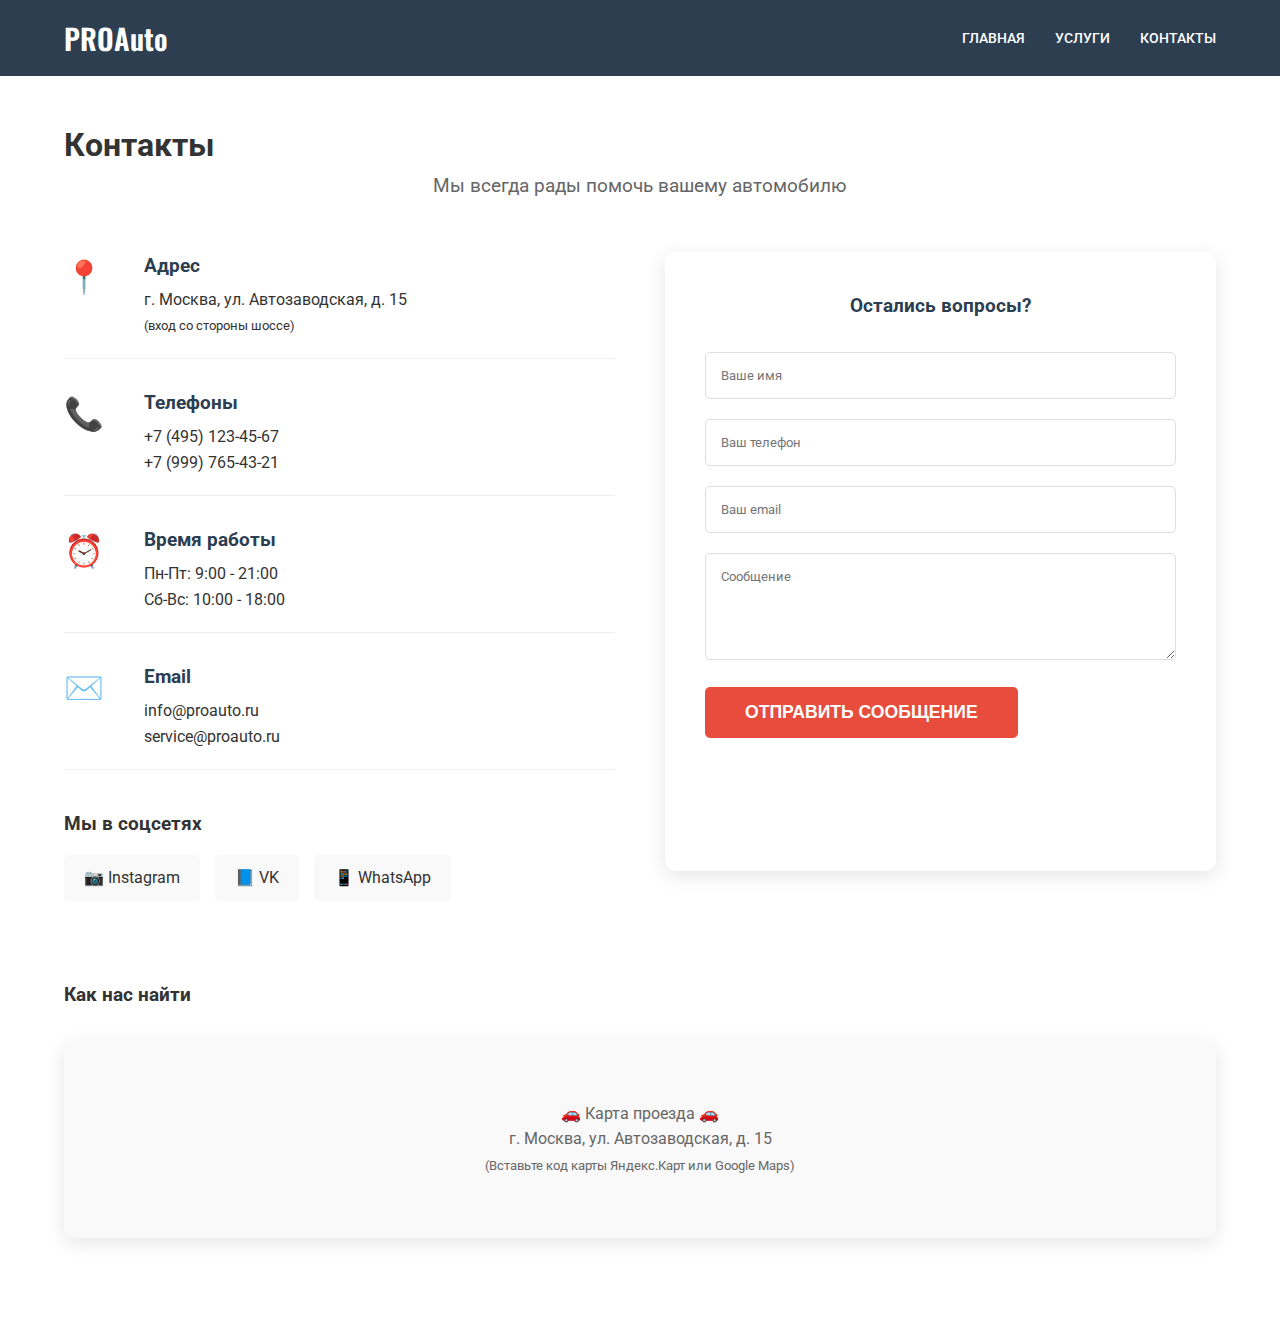
<file: contacts.html>
<!DOCTYPE html>
<html lang="ru">
<head>
    <meta charset="UTF-8">
    <meta name="viewport" content="width=device-width, initial-scale=1.0">
    <title>Контакты | PROAutoService</title>
    <link rel="stylesheet" href="style.css">
    <link href="https://fonts.googleapis.com/css2?family=Oswald:wght@400;500;600&family=Roboto:wght@300;400;500&display=swap" rel="stylesheet">
</head>
<body>
    <header class="header">
        <nav class="nav container">
            <a href="index.html" class="logo">PROAuto</a>
            <ul class="nav-menu">
                <li><a href="index.html">Главная</a></li>
                <li><a href="services.html">Услуги</a></li>
                <li><a href="contacts.html">Контакты</a></li>
            </ul>
            <div class="hamburger" id="hamburger">
                <span></span>
                <span></span>
                <span></span>
            </div>
        </nav>
    </header>

    <section class="contacts-page">
        <div class="container">
            <h1>Контакты</h1>
            <p class="page-subtitle">Мы всегда рады помочь вашему автомобилю</p>

            <div class="contacts-grid">
                <!-- Контактная информация -->
                <div class="contact-info">
                    <div class="contact-item">
                        <div class="contact-icon">📍</div>
                        <div>
                            <h3>Адрес</h3>
                            <p>г. Москва, ул. Автозаводская, д. 15<br>
                            <small>(вход со стороны шоссе)</small></p>
                        </div>
                    </div>

                    <div class="contact-item">
                        <div class="contact-icon">📞</div>
                        <div>
                            <h3>Телефоны</h3>
                            <p>+7 (495) 123-45-67<br>
                            +7 (999) 765-43-21</p>
                        </div>
                    </div>

                    <div class="contact-item">
                        <div class="contact-icon">⏰</div>
                        <div>
                            <h3>Время работы</h3>
                            <p>Пн-Пт: 9:00 - 21:00<br>
                            Сб-Вс: 10:00 - 18:00</p>
                        </div>
                    </div>

                    <div class="contact-item">
                        <div class="contact-icon">✉️</div>
                        <div>
                            <h3>Email</h3>
                            <p>info@proauto.ru<br>
                            service@proauto.ru</p>
                        </div>
                    </div>

                    <div class="social-links">
                        <h3>Мы в соцсетях</h3>
                        <div class="social-icons">
                            <a href="#" class="social-icon">📷 Instagram</a>
                            <a href="#" class="social-icon">📘 VK</a>
                            <a href="#" class="social-icon">📱 WhatsApp</a>
                        </div>
                    </div>
                </div>

                <!-- Форма обратной связи -->
                <div class="contact-form">
                    <h3>Остались вопросы?</h3>
                    <form id="contact-form">
                        <input type="text" placeholder="Ваше имя" required>
                        <input type="tel" placeholder="Ваш телефон" required>
                        <input type="email" placeholder="Ваш email">
                        <textarea placeholder="Сообщение" rows="5"></textarea>
                        <button type="submit" class="cta-button">Отправить сообщение</button>
                    </form>
                </div>
            </div>

            <!-- Карта -->
            <div class="map-section">
                <h3>Как нас найти</h3>
                <div class="map-container">
                    <!-- Здесь будет карта -->
                    <div class="map-placeholder">
                        <p>🚗 Карта проезда 🚗</p>
                        <p>г. Москва, ул. Автозаводская, д. 15</p>
                        <small>(Вставьте код карты Яндекс.Карт или Google Maps)</small>
                    </div>
                </div>
            </div>
        </div>
    </section>

    <script src="script.js"></script>
</body>
</html>
</file>
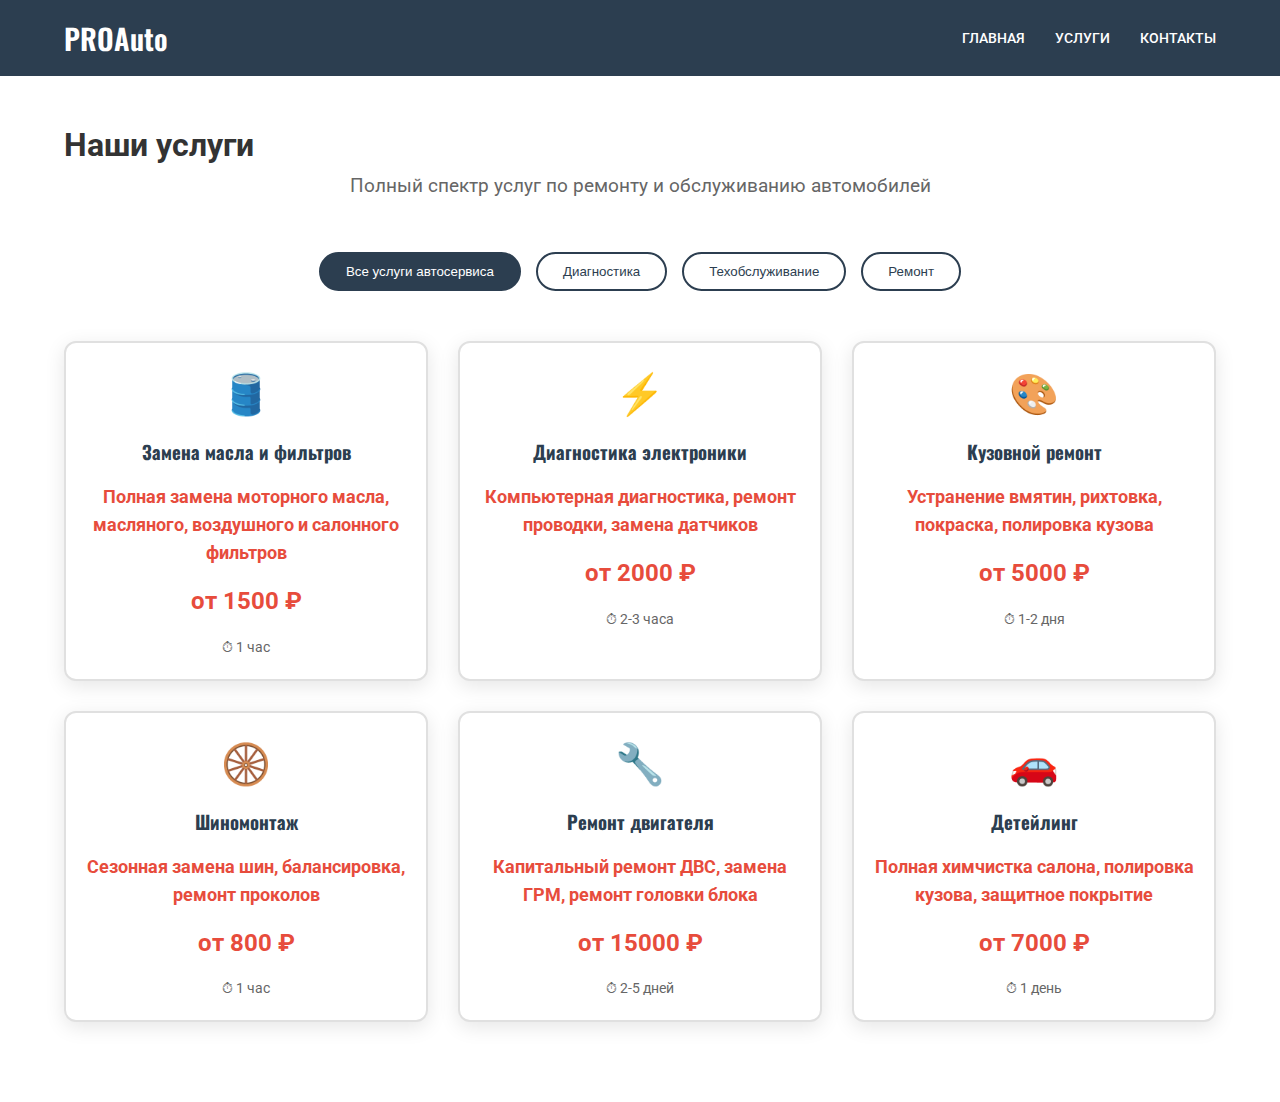
<file: services.html>
<!DOCTYPE html>
<html lang="ru">
<head>
    <meta charset="UTF-8">
    <meta name="viewport" content="width=device-width, initial-scale=1.0">
    <title>Услуги | PROAutoService</title>
    <link rel="stylesheet" href="style.css">
    <link href="https://fonts.googleapis.com/css2?family=Oswald:wght@400;500;600&family=Roboto:wght@300;400;500&display=swap" rel="stylesheet">
</head>
<body>
    <header class="header">
        <nav class="nav container">
            <a href="index.html" class="logo">PROAuto</a>
            <ul class="nav-menu">
                <li><a href="index.html">Главная</a></li>
                <li><a href="services.html">Услуги</a></li>
                <li><a href="contacts.html">Контакты</a></li>
            </ul>
            <div class="hamburger" id="hamburger">
                <span></span>
                <span></span>
                <span></span>
            </div>
        </nav>
    </header>

    <section class="services-page">
        <div class="container">
            <h1>Наши услуги</h1>
            <p class="page-subtitle">Полный спектр услуг по ремонту и обслуживанию автомобилей</p>

            <!-- Фильтр услуг -->
        <div class="services-filter">
            <button class="filter-btn active" data-filter="all">Все услуги автосервиса</button>
            <button class="filter-btn" data-filter="diagnostics">Диагностика</button>
            <button class="filter-btn" data-filter="maintenance">Техобслуживание</button>
            <button class="filter-btn" data-filter="repair">Ремонт</button>
        </div>

            <!-- Список услуг -->
            <div class="services-container">
                <div class="service-card" data-category="maintenance">
                    <div class="service-icon">🛢️</div>
                    <h3>Замена масла и фильтров</h3>
                    <p>Полная замена моторного масла, масляного, воздушного и салонного фильтров</p>
                    <div class="service-price">от 1500 ₽</div>
                    <div class="service-time">⏱ 1 час</div>
                </div>

                <div class="service-card" data-category="repair">
                    <div class="service-icon">⚡</div>
                    <h3>Диагностика электроники</h3>
                    <p>Компьютерная диагностика, ремонт проводки, замена датчиков</p>
                    <div class="service-price">от 2000 ₽</div>
                    <div class="service-time">⏱ 2-3 часа</div>
                </div>

                <div class="service-card" data-category="body">
                    <div class="service-icon">🎨</div>
                    <h3>Кузовной ремонт</h3>
                    <p>Устранение вмятин, рихтовка, покраска, полировка кузова</p>
                    <div class="service-price">от 5000 ₽</div>
                    <div class="service-time">⏱ 1-2 дня</div>
                </div>

                <div class="service-card" data-category="maintenance">
                    <div class="service-icon">🛞</div>
                    <h3>Шиномонтаж</h3>
                    <p>Сезонная замена шин, балансировка, ремонт проколов</p>
                    <div class="service-price">от 800 ₽</div>
                    <div class="service-time">⏱ 1 час</div>
                </div>

                <div class="service-card" data-category="repair">
                    <div class="service-icon">🔧</div>
                    <h3>Ремонт двигателя</h3>
                    <p>Капитальный ремонт ДВС, замена ГРМ, ремонт головки блока</p>
                    <div class="service-price">от 15000 ₽</div>
                    <div class="service-time">⏱ 2-5 дней</div>
                </div>

                <div class="service-card" data-category="body">
                    <div class="service-icon">🚗</div>
                    <h3>Детейлинг</h3>
                    <p>Полная химчистка салона, полировка кузова, защитное покрытие</p>
                    <div class="service-price">от 7000 ₽</div>
                    <div class="service-time">⏱ 1 день</div>
                </div>
            </div>
        </div>
    </section>

    <script src="script.js"></script>
</body>
</html>
</file>
<file: style.css>
/* CSS переменные для легкой смены темы */
:root {
    --primary-color: #2c3e50; /* Темно-синий */
    --accent-color: #e74c3c;  /* Красный/оранжевый */
    --text-color: #333;
    --light-bg: #f9f9f9;
    --white: #fff;
    --font-heading: 'Oswald', sans-serif;
    --font-body: 'Roboto', sans-serif;
}

* {
    margin: 0;
    padding: 0;
    box-sizing: border-box;
}

body {
    font-family: var(--font-body);
    color: var(--text-color);
    line-height: 1.6;
}

.container {
    width: 90%;
    max-width: 1200px;
    margin: 0 auto;
}

/* Герой секция */
.hero {
    height: 100vh;
    background: url('assets/hero-bg.jpg') no-repeat center center/cover;
    display: flex;
    align-items: center;
    justify-content: center;
    text-align: center;
    position: relative;
    color: var(--white);
}

.hero-overlay {
    position: absolute;
    top: 0;
    left: 0;
    width: 100%;
    height: 100%;
    background: rgba(0, 0, 0, 0.6);
}

.hero .container {
    position: relative;
    z-index: 2;
}

.hero-title {
    font-family: var(--font-heading);
    font-size: 3.5rem;
    margin-bottom: 1rem;
    text-transform: uppercase;
    letter-spacing: 2px;
}

.hero-subtitle {
    font-size: 1.2rem;
    margin-bottom: 2rem;
    max-width: 600px;
    margin-left: auto;
    margin-right: auto;
}

.cta-button {
    padding: 15px 40px;
    font-size: 1.1rem;
    background-color: var(--accent-color);
    color: var(--white);
    border: none;
    border-radius: 5px;
    cursor: pointer;
    transition: all 0.3s ease;
    text-transform: uppercase;
    font-weight: bold;
}

.cta-button:hover {
    background-color: #c0392b;
    transform: translateY(-3px);
    box-shadow: 0 10px 20px rgba(0,0,0,0.2);
}

/* Секция преимуществ */
.advantages {
    padding: 80px 0;
    background-color: var(--light-bg);
}

.advantages h2 {
    text-align: center;
    margin-bottom: 50px;
    font-family: var(--font-heading);
    font-size: 2.5rem;
}

.advantages-grid {
    display: grid;
    grid-template-columns: repeat(auto-fit, minmax(250px, 1fr));
    gap: 30px;
}

.advantage-card {
    background: var(--white);
    padding: 30px;
    border-radius: 8px;
    text-align: center;
    box-shadow: 0 5px 15px rgba(0,0,0,0.1);
    transition: transform 0.3s ease;
}

.advantage-card:hover {
    transform: translateY(-10px);
}

.advantage-icon {
    font-size: 3rem;
    margin-bottom: 1rem;
}

.advantage-card h3 {
    margin-bottom: 1rem;
    font-family: var(--font-heading);
}

/* Галерея */
.gallery {
    padding: 80px 0;
}

.gallery h2 {
    text-align: center;
    margin-bottom: 50px;
    font-family: var(--font-heading);
    font-size: 2.5rem;
}

.gallery-grid {
    display: grid;
    grid-template-columns: repeat(auto-fill, minmax(300px, 1fr));
    gap: 15px;
}

.gallery-item {
    width: 100%;
    height: 250px;
    object-fit: cover;
    cursor: pointer;
    border-radius: 5px;
    transition: transform 0.3s ease;
}

.gallery-item:hover {
    transform: scale(1.03);
}

/* Лайтбокс */
.lightbox {
    display: none;
    position: fixed;
    z-index: 1000;
    left: 0;
    top: 0;
    width: 100%;
    height: 100%;
    background-color: rgba(0,0,0,0.9);
    text-align: center;
}

.lightbox-content {
    margin: auto;
    display: block;
    width: 80%;
    max-width: 700px;
    margin-top: 5%;
}

.close-btn, .close {
    position: absolute;
    top: 20px;
    right: 35px;
    color: #f1f1f1;
    font-size: 40px;
    font-weight: bold;
    cursor: pointer;
}

/* Модальное окно */
.modal {
    display: none;
    position: fixed;
    z-index: 1000;
    left: 0;
    top: 0;
    width: 100%;
    height: 100%;
    background-color: rgba(0,0,0,0.5);
}

.modal-content {
    background-color: var(--white);
    margin: 10% auto;
    padding: 30px;
    border-radius: 8px;
    width: 90%;
    max-width: 500px;
    position: relative;
}

/* Адаптивность */
@media (max-width: 768px) {
    .hero-title {
        font-size: 2.5rem;
    }
    .advantages-grid {
        grid-template-columns: 1fr;
    }
}

/* Хедер и навигация */
.header {
    position: fixed;
    top: 0;
    width: 100%;
    background: var(--primary-color);
    z-index: 1000;
    padding: 15px 0;
}

.nav {
    display: flex;
    justify-content: space-between;
    align-items: center;
}

.logo {
    font-family: var(--font-heading);
    font-size: 1.8rem;
    color: var(--white);
    text-decoration: none;
    font-weight: 600;
}

.nav-menu {
    display: flex;
    list-style: none;
    gap: 30px;
}

.nav-menu a {
    color: var(--white);
    text-decoration: none;
    font-weight: 500;
    transition: color 0.3s ease;
    text-transform: uppercase;
    font-size: 0.9rem;
}

.nav-menu a:hover {
    color: var(--accent-color);
}

/* Гамбургер меню (для мобилок) */
.hamburger {
    display: none;
    flex-direction: column;
    cursor: pointer;
}

.hamburger span {
    width: 25px;
    height: 3px;
    background: var(--white);
    margin: 3px 0;
    transition: 0.3s;
}

/* Адаптивность для меню */
@media (max-width: 768px) {
    .hamburger {
        display: flex;
    }
    
    .nav-menu {
        position: fixed;
        left: -100%;
        top: 70px;
        flex-direction: column;
        background-color: var(--primary-color);
        width: 100%;
        text-align: center;
        transition: 0.3s;
        gap: 0;
        padding: 20px 0;
    }
    
    .nav-menu.active {
        left: 0;
    }
    
    .nav-menu li {
        margin: 15px 0;
    }
}

/* Страница услуг */
.services-page {
    padding: 120px 0 80px;
}

.page-subtitle {
    text-align: center;
    font-size: 1.2rem;
    margin-bottom: 50px;
    color: #666;
}

/* Фильтр услуг */
.services-filter {
    display: flex;
    justify-content: center;
    gap: 15px;
    margin-bottom: 50px;
    flex-wrap: wrap;
}

.filter-btn {
    padding: 10px 25px;
    border: 2px solid var(--primary-color);
    background: transparent;
    color: var(--primary-color);
    border-radius: 25px;
    cursor: pointer;
    transition: all 0.3s ease;
    font-weight: 500;
}

.filter-btn.active,
.filter-btn:hover {
    background: var(--primary-color);
    color: var(--white);
}

/* Контейнер услуг */
.services-container {
    display: grid;
    grid-template-columns: repeat(auto-fit, minmax(350px, 1fr));
    gap: 30px;
    
}

.service-card {
    background: var(--white);
    padding: 30px;
    border-radius: 10px;
    box-shadow: 0 5px 20px rgba(0,0,0,0.1);
    transition: transform 0.3s ease;
    text-align: center;
    border-left: 4px solid var(--accent-color);
}

.service-card:hover {
    transform: translateY(-5px);
}


.service-icon {
    font-size: 3rem;
    margin-bottom: 1rem;
}

.service-card h3 {
    margin-bottom: 1rem;
    font-family: var(--font-heading);
    color: var(--primary-color);
}

.service-price {
    font-size: 1.5rem;
    font-weight: bold;
    color: var(--accent-color);
    margin: 15px 0;
}

.service-time {
    color: #666;
    font-size: 0.9rem;
}

/* Страница контактов */
.contacts-page {
    padding: 120px 0 80px;
}

.contacts-grid {
    display: grid;
    grid-template-columns: 1fr 1fr;
    gap: 50px;
    margin-bottom: 80px;
}

@media (max-width: 968px) {
    .contacts-grid {
        grid-template-columns: 1fr;
    }
}

/* Контактная информация */
.contact-item {
    display: flex;
    align-items: flex-start;
    gap: 20px;
    margin-bottom: 30px;
    padding-bottom: 20px;
    border-bottom: 1px solid #eee;
}

.contact-icon {
    font-size: 2rem;
    min-width: 60px;
}

.contact-item h3 {
    margin-bottom: 5px;
    color: var(--primary-color);
}

/* Соцсети */
.social-links {
    margin-top: 40px;
}

.social-icons {
    display: flex;
    gap: 15px;
    flex-wrap: wrap;
    margin-top: 15px;
}

.social-icon {
    padding: 10px 20px;
    background: var(--light-bg);
    border-radius: 5px;
    text-decoration: none;
    color: var(--text-color);
    transition: all 0.3s ease;
}

.social-icon:hover {
    background: var(--primary-color);
    color: var(--white);
}

/* Форма обратной связи */
.contact-form {
    background: var(--white);
    padding: 40px;
    border-radius: 10px;
    box-shadow: 0 5px 20px rgba(0,0,0,0.1);
}

.contact-form h3 {
    margin-bottom: 30px;
    text-align: center;
    color: var(--primary-color);
}

.contact-form input,
.contact-form textarea {
    width: 100%;
    padding: 15px;
    margin-bottom: 20px;
    border: 1px solid #ddd;
    border-radius: 5px;
    font-family: inherit;
    transition: border 0.3s ease;
}

.contact-form input:focus,
.contact-form textarea:focus {
    outline: none;
    border-color: var(--primary-color);
}

/* Карта */
.map-section {
    margin-top: 50px;
}

.map-container {
    margin-top: 30px;
    border-radius: 10px;
    overflow: hidden;
    box-shadow: 0 5px 20px rgba(0,0,0,0.1);
}

.map-placeholder {
    background: var(--light-bg);
    padding: 60px 20px;
    text-align: center;
    color: #666;
}

/* Стили для модального окна записи */
.booking-modal {
    max-width: 800px;
    padding: 0;
    border-radius: 20px;
    overflow: hidden;
}

.booking-header {
    background: linear-gradient(135deg, var(--primary-color), #1a2530);
    color: white;
    padding: 30px;
    text-align: center;
}

.booking-header h2 {
    margin: 0 0 10px 0;
    font-size: 1.8rem;
}

.booking-header p {
    margin: 0;
    opacity: 0.9;
}

.booking-steps {
    padding: 30px;
}

/* Индикатор шагов */
.step-indicator {
    display: flex;
    justify-content: center;
    margin-bottom: 40px;
    position: relative;
}

.step-indicator::before {
    content: '';
    position: absolute;
    top: 20px;
    left: 50px;
    right: 50px;
    height: 2px;
    background: #e0e0e0;
    z-index: 1;
}

.step {
    display: flex;
    flex-direction: column;
    align-items: center;
    position: relative;
    z-index: 2;
    flex: 1;
}

.step-circle {
    width: 40px;
    height: 40px;
    border-radius: 50%;
    background: #e0e0e0;
    display: flex;
    align-items: center;
    justify-content: center;
    font-weight: bold;
    margin-bottom: 8px;
    transition: all 0.3s ease;
    border: 3px solid white;
}

.step.active .step-circle {
    background: var(--accent-color);
    color: white;
    transform: scale(1.1);
}

.step span {
    font-size: 0.8rem;
    color: #666;
    font-weight: 500;
}

.step.active span {
    color: var(--primary-color);
    font-weight: bold;
}

/* Контент шагов */
.step-content {
    display: none;
}

.step-content.active {
    display: block;
    animation: fadeInUp 0.5s ease;
}

@keyframes fadeInUp {
    from {
        opacity: 0;
        transform: translateY(20px);
    }
    to {
        opacity: 1;
        transform: translateY(0);
    }
}

/* Сетка услуг */
.service-grid {
    display: grid;
    grid-template-columns: repeat(auto-fit, minmax(200px, 1fr));
    gap: 15px;
    margin-bottom: 30px;
}

.service-card {
    border: 2px solid #e0e0e0;
    border-radius: 12px;
    padding: 20px;
    text-align: center;
    cursor: pointer;
    transition: all 0.3s ease;
    background: white;
    position: relative;
}

.service-card:hover {
    border-color: var(--primary-color);
    transform: translateY(-3px);
    box-shadow: 0 5px 15px rgba(0,0,0,0.1);
}

.service-card.selected {
    border-color: var(--accent-color);
    background: linear-gradient(135deg, #fff, #f8f9fa);
    box-shadow: 0 5px 20px rgba(231, 76, 60, 0.15);
}

.service-icon {
    font-size: 2.5rem;
    margin-bottom: 10px;
}

.service-card h4 {
    margin: 0 0 8px 0;
    color: var(--primary-color);
    font-size: 1rem;
}

.service-card p {
    margin: 0 0 5px 0;
    font-size: 1.1rem;
    font-weight: bold;
    color: var(--accent-color);
}

.service-badge {
    font-size: 0.7rem;
    color: #666;
    background: #f8f9fa;
    padding: 2px 8px;
    border-radius: 10px;
    display: inline-block;
}

/* Выбор даты и времени */
.datetime-selector {
    display: grid;
    grid-template-columns: 1fr 1fr;
    gap: 30px;
    margin-bottom: 30px;
}

@media (max-width: 768px) {
    .datetime-selector {
        grid-template-columns: 1fr;
    }
}

.date-section, .time-section {
    background: var(--light-bg);
    padding: 20px;
    border-radius: 12px;
}

.date-section h4, .time-section h4 {
    margin: 0 0 15px 0;
    color: var(--primary-color);
}

.date-grid {
    display: grid;
    grid-template-columns: repeat(3, 1fr);
    gap: 8px;
}

.date-option {
    padding: 10px;
    text-align: center;
    background: white;
    border: 2px solid #e0e0e0;
    border-radius: 8px;
    cursor: pointer;
    transition: all 0.3s ease;
    font-size: 0.9rem;
}

.date-option:hover {
    border-color: var(--primary-color);
}

.date-option.selected {
    background: var(--accent-color);
    color: white;
    border-color: var(--accent-color);
}

.time-grid {
    display: grid;
    grid-template-columns: repeat(3, 1fr);
    gap: 8px;
}

.time-slot {
    padding: 10px;
    text-align: center;
    background: white;
    border: 2px solid #e0e0e0;
    border-radius: 8px;
    cursor: pointer;
    transition: all 0.3s ease;
    font-size: 0.9rem;
}

.time-slot:hover {
    border-color: var(--primary-color);
}

.time-slot.selected {
    background: var(--accent-color);
    color: white;
    border-color: var(--accent-color);
}

/* Форма контактов */
.contact-form {
    margin-bottom: 30px;
}

.form-row {
    display: grid;
    grid-template-columns: 1fr 1fr;
    gap: 15px;
    margin-bottom: 15px;
}

@media (max-width: 768px) {
    .form-row {
        grid-template-columns: 1fr;
    }
}

.form-group {
    margin-bottom: 15px;
}

.form-group label {
    display: block;
    margin-bottom: 5px;
    font-weight: 500;
    color: var(--primary-color);
    font-size: 0.9rem;
}

.form-group input,
.form-group textarea {
    width: 100%;
    padding: 12px 15px;
    border: 2px solid #e0e0e0;
    border-radius: 8px;
    font-size: 1rem;
    transition: all 0.3s ease;
    font-family: inherit;
}

.form-group input:focus,
.form-group textarea:focus {
    outline: none;
    border-color: var(--primary-color);
    box-shadow: 0 0 0 3px rgba(44, 62, 80, 0.1);
}

/* Кнопки навигации */
.step-actions {
    display: flex;
    justify-content: space-between;
    align-items: center;
    padding-top: 20px;
    border-top: 1px solid #eee;
}

.btn-prev,
.btn-next,
.btn-submit {
    padding: 12px 25px;
    border: none;
    border-radius: 8px;
    font-weight: bold;
    cursor: pointer;
    transition: all 0.3s ease;
    font-size: 1rem;
}

.btn-prev {
    background: #f8f9fa;
    color: var(--primary-color);
    border: 2px solid #e0e0e0;
}

.btn-prev:hover {
    background: #e9ecef;
}

.btn-next,
.btn-submit {
    background: var(--primary-color);
    color: white;
}

.btn-next:hover,
.btn-submit:hover {
    background: #1a2530;
    transform: translateY(-2px);
}

.btn-submit {
    background: var(--accent-color);
}

.btn-submit:hover {
    background: #c0392b;
}

/* Модальное окно успеха */
.success-modal .modal-content {
    text-align: center;
    max-width: 500px;
    padding: 40px;
}

.success-icon {
    font-size: 4rem;
    margin-bottom: 20px;
}

.booking-summary {
    background: var(--light-bg);
    padding: 20px;
    border-radius: 10px;
    margin: 25px 0;
    text-align: left;
}

.summary-item {
    display: flex;
    justify-content: space-between;
    margin-bottom: 10px;
    padding-bottom: 10px;
    border-bottom: 1px solid #ddd;
}

.summary-item:last-child {
    border-bottom: none;
    margin-bottom: 0;
}

.btn-success {
    background: var(--accent-color);
    color: white;
    border: none;
    padding: 15px 40px;
    border-radius: 8px;
    font-size: 1.1rem;
    cursor: pointer;
    transition: all 0.3s ease;
}

.btn-success:hover {
    background: #c0392b;
    transform: translateY(-2px);
}

/* Хлебные крошки */
.breadcrumbs {
    background: #f8f9fa;
    padding: 15px 0;
    font-size: 0.9rem;
    margin-top: 70px;
}

.breadcrumbs a {
    color: var(--primary-color);
    text-decoration: none;
}

.breadcrumbs span {
    color: #666;
    margin: 0 10px;
}

/* Секция о компании */
.about {
    padding: 80px 0;
    background: var(--light-bg);
}

.about h2 {
    text-align: center;
    margin-bottom: 50px;
    font-family: var(--font-heading);
    font-size: 2.5rem;
}

.about-content {
    display: grid;
    grid-template-columns: 2fr 1fr;
    gap: 50px;
    align-items: center;
}

.about-text h3 {
    color: var(--primary-color);
    margin-bottom: 20px;
    font-size: 1.5rem;
}

.about-text p {
    margin-bottom: 20px;
    line-height: 1.8;
}

.stats {
    display: grid;
    grid-template-columns: repeat(3, 1fr);
    gap: 20px;
    margin-top: 30px;
}

.stat {
    text-align: center;
    padding: 20px;
    background: var(--white);
    border-radius: 10px;
    box-shadow: 0 5px 15px rgba(0,0,0,0.1);
}

.stat strong {
    display: block;
    font-size: 2rem;
    color: var(--accent-color);
    margin-bottom: 5px;
}

.stat span {
    font-size: 0.9rem;
    color: #666;
}

/* Полезные ресурсы */
.resources {
    padding: 60px 0;
    background: var(--white);
    border-top: 1px solid #eee;
}

.resources h3 {
    text-align: center;
    margin-bottom: 30px;
    color: var(--primary-color);
}

.resources-links {
    display: grid;
    grid-template-columns: repeat(auto-fit, minmax(250px, 1fr));
    gap: 15px;
    max-width: 600px;
    margin: 0 auto;
}

.resources-links a {
    display: block;
    padding: 15px;
    background: var(--light-bg);
    color: var(--primary-color);
    text-decoration: none;
    border-radius: 8px;
    text-align: center;
    transition: all 0.3s ease;
    border: 1px solid #e0e0e0;
}

.resources-links a:hover {
    background: var(--primary-color);
    color: var(--white);
    transform: translateY(-2px);
}

/* Адаптивность */
@media (max-width: 768px) {
    .about-content {
        grid-template-columns: 1fr;
    }
    
    .stats {
        grid-template-columns: 1fr;
    }
    
    .resources-links {
        grid-template-columns: 1fr;
    }
}

/* Герой секция */
.hero {
    height: 100vh;
    background: url('assets/hero-background.jpg') no-repeat center center/cover;
    display: flex;
    align-items: center;
    justify-content: center;
    text-align: center;
    position: relative;
    color: var(--white);
}

.hero-overlay {
    position: absolute;
    top: 0;
    left: 0;
    width: 100%;
    height: 100%;
    background: rgba(0, 0, 0, 0.6); /* Затемнение для контраста текста */
}
</file>
